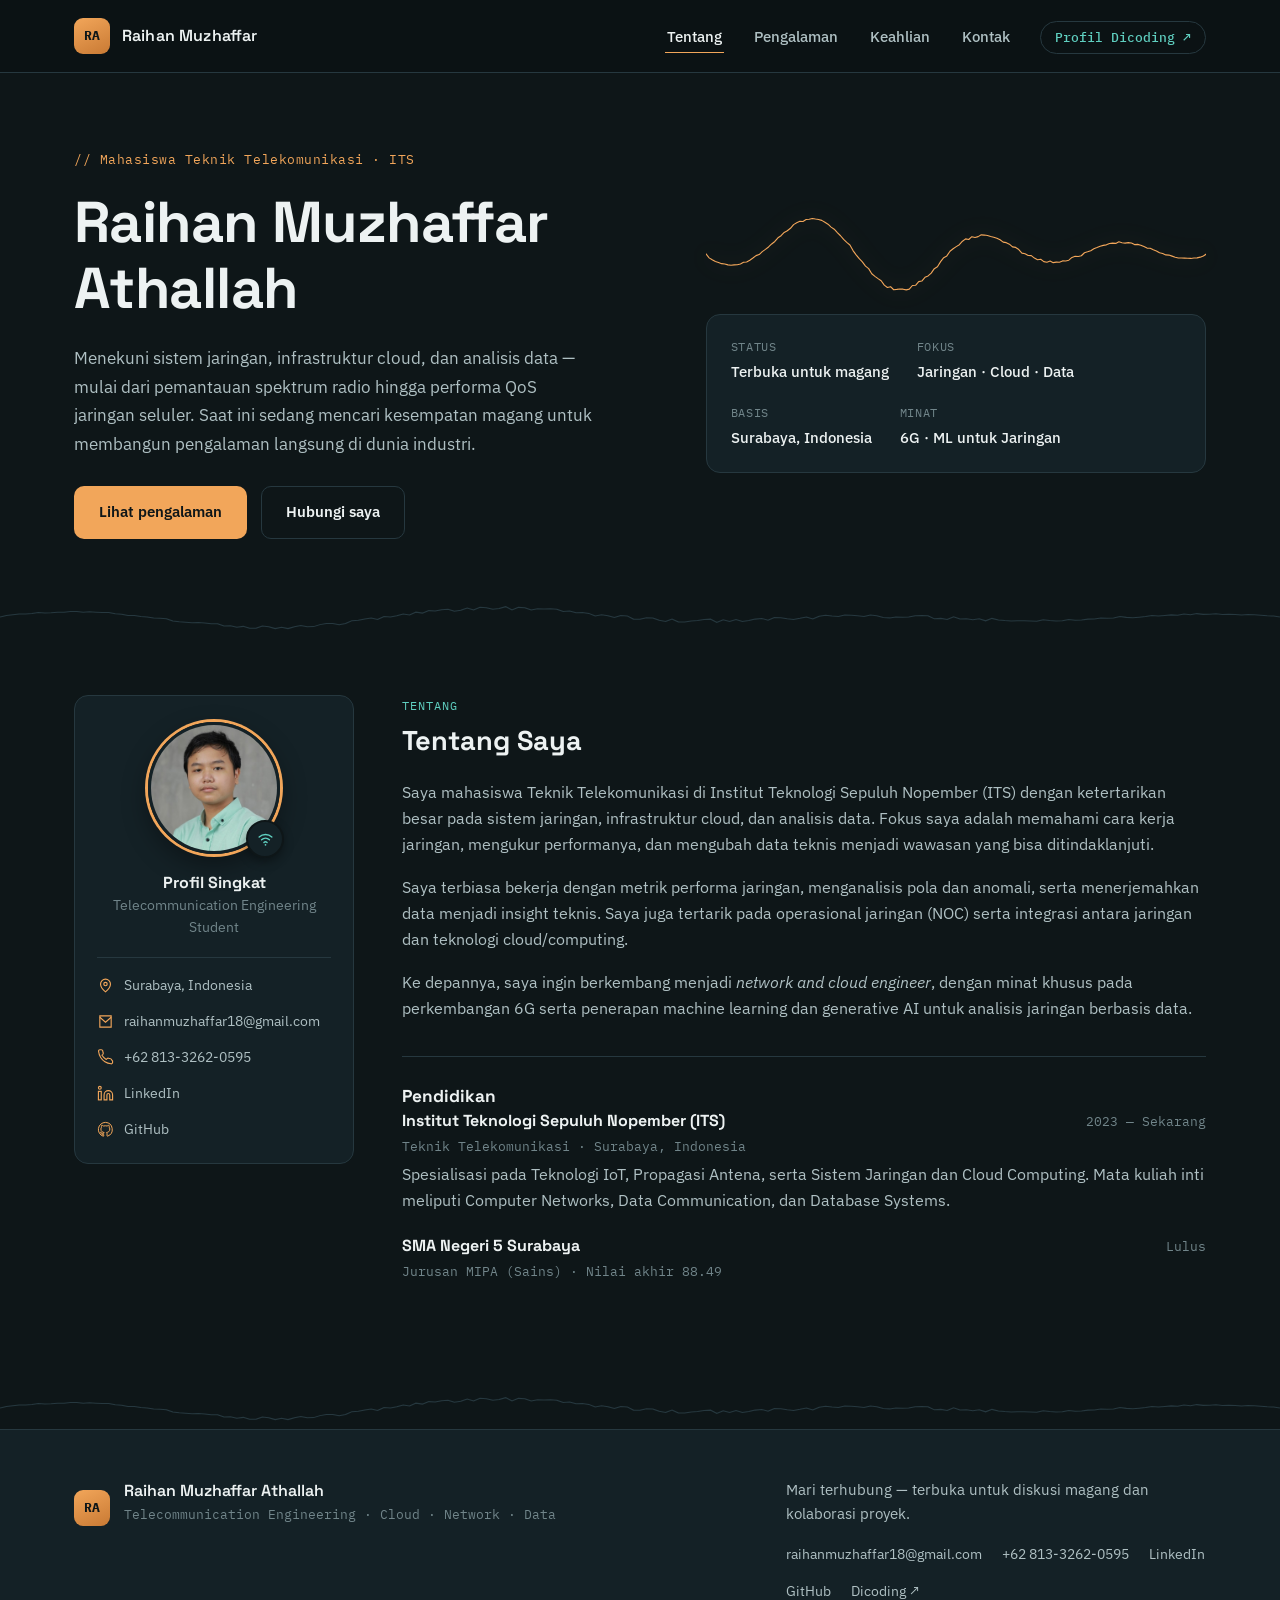
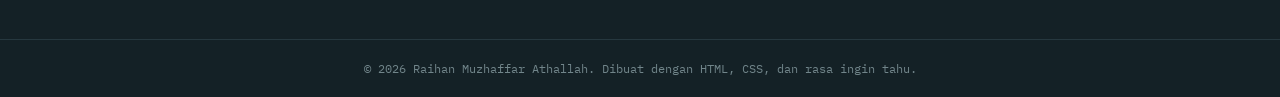
<file: Submission_Raihan Muzhaffar Athallah_Belajar Dasar Pemrograman Web/index.html>
<!DOCTYPE html>
<html lang="id">
<head>
  <meta charset="UTF-8">
  <meta name="viewport" content="width=device-width, initial-scale=1.0">
  <title>Raihan Muzhaffar Athallah — Telecommunication Engineering</title>
  <meta name="description" content="Portofolio Raihan Muzhaffar Athallah, mahasiswa Teknik Telekomunikasi ITS dengan fokus pada jaringan, cloud, dan analisis data.">
  <link rel="preconnect" href="https://fonts.googleapis.com">
  <link rel="preconnect" href="https://fonts.gstatic.com" crossorigin>
  <link href="https://fonts.googleapis.com/css2?family=Space+Grotesk:wght@500;600;700&family=IBM+Plex+Sans:wght@400;500;600&family=IBM+Plex+Mono:wght@400;500&display=swap" rel="stylesheet">
  <link rel="stylesheet" href="css/style.css">
  <noscript><style>.section-block[data-page]{ display: block !important; opacity: 1 !important; transform: none !important; }</style></noscript>
</head>
<body>

  <a class="skip-link" href="#konten-utama">Langsung ke konten</a>

  <!-- Header -->
  <header class="site-header">
    <div class="header-inner">
      <a href="#" class="brand" aria-label="Beranda">
        <span class="brand-mark" aria-hidden="true">RA</span>
        <span class="brand-name">Raihan&nbsp;Muzhaffar</span>
      </a>

      <button class="nav-toggle" id="navToggle" aria-expanded="false" aria-controls="primaryNav" aria-label="Buka menu navigasi">
        <span></span><span></span><span></span>
      </button>

      <nav class="primary-nav" id="primaryNav" aria-label="Navigasi utama">
        <ul>
          <li><a href="#tentang" class="nav-link" data-page-link="tentang">Tentang</a></li>
          <li><a href="#pengalaman" class="nav-link" data-page-link="pengalaman">Pengalaman</a></li>
          <li><a href="#keahlian" class="nav-link" data-page-link="keahlian">Keahlian</a></li>
          <li><a href="#kontak" class="nav-link">Kontak</a></li>
          <li>
            <a href="https://www.dicoding.com/users/budi_sentonowy2b/academies" target="_blank" rel="noopener noreferrer" class="nav-link nav-link--pill">
              Profil Dicoding <span aria-hidden="true">↗</span>
            </a>
          </li>
        </ul>
      </nav>
    </div>
  </header>

  <main id="konten-utama">

    <!-- Hero -->
    <section class="hero" aria-label="Perkenalan">
      <div class="hero-inner">
        <div class="hero-copy">
          <p class="eyebrow">// Mahasiswa Teknik Telekomunikasi · ITS</p>
          <h1>Raihan Muzhaffar Athallah</h1>
          <p class="hero-lede">
            Menekuni sistem jaringan, infrastruktur cloud, dan analisis data —
            mulai dari pemantauan spektrum radio hingga performa QoS jaringan
            seluler. Saat ini sedang mencari kesempatan magang untuk membangun
            pengalaman langsung di dunia industri.
          </p>
          <div class="hero-actions">
            <a href="#pengalaman" class="btn btn--primary">Lihat pengalaman</a>
            <a href="#kontak" class="btn btn--ghost">Hubungi saya</a>
          </div>
        </div>

        <div class="hero-panel" aria-hidden="true">
          <svg class="hero-wave" viewBox="0 0 900 140" preserveAspectRatio="none">
            <polyline points="0.0,70.0 5.6,77.1 11.2,80.4 16.9,83.5 22.5,85.5 28.1,87.5 33.8,88.2 39.4,89.7 45.0,90.4 50.6,89.7 56.2,89.4 61.9,88.1 67.5,85.1 73.1,84.4 78.8,81.3 84.4,77.4 90.0,73.1 95.6,71.2 101.2,65.9 106.9,61.9 112.5,57.5 118.1,52.1 123.8,47.6 129.4,41.0 135.0,37.3 140.6,31.3 146.2,28.3 151.9,23.9 157.5,17.3 163.1,14.0 168.8,11.4 174.4,11.7 180.0,8.1 185.6,7.7 191.2,6.2 196.9,7.3 202.5,8.0 208.1,9.7 213.8,13.2 219.4,16.5 225.0,21.8 230.6,25.6 236.2,31.8 241.9,37.3 247.5,44.0 253.1,49.2 258.8,53.9 264.4,64.0 270.0,71.7 275.6,78.6 281.2,84.3 286.9,91.9 292.5,96.4 298.1,105.6 303.8,110.3 309.4,114.4 315.0,118.3 320.6,126.2 326.2,130.4 331.9,128.9 337.5,134.4 343.1,133.8 348.8,133.0 354.4,133.4 360.0,134.6 365.6,133.3 371.2,126.8 376.9,126.4 382.5,119.8 388.1,118.8 393.8,112.1 399.4,109.6 405.0,104.6 410.6,96.5 416.2,93.1 421.9,83.8 427.5,76.7 433.1,73.6 438.8,65.2 444.4,60.7 450.0,56.9 455.6,53.4 461.2,47.1 466.9,43.0 472.5,44.1 478.1,39.0 483.8,40.4 489.4,38.9 495.0,35.7 500.6,36.1 506.2,36.9 511.9,38.6 517.5,39.9 523.1,41.8 528.8,44.5 534.4,48.8 540.0,49.7 545.6,52.5 551.2,57.3 556.9,58.3 562.5,62.1 568.1,68.6 573.8,69.7 579.4,72.8 585.0,73.1 590.6,77.5 596.2,80.4 601.9,79.7 607.5,83.8 613.1,84.9 618.8,82.9 624.4,85.7 630.0,84.7 635.6,85.0 641.2,82.6 646.9,82.8 652.5,81.3 658.1,76.3 663.8,74.3 669.4,74.6 675.0,73.3 680.6,67.9 686.2,66.2 691.9,64.2 697.5,60.7 703.1,58.6 708.8,56.2 714.4,54.6 720.0,53.7 725.6,51.3 731.2,50.5 736.9,51.1 742.5,48.1 748.1,49.8 753.8,50.6 759.4,49.7 765.0,50.3 770.6,53.2 776.2,52.9 781.9,54.3 787.5,56.8 793.1,59.5 798.8,59.9 804.4,62.6 810.0,64.7 815.6,68.0 821.2,69.1 826.9,71.8 832.5,72.1 838.1,74.0 843.8,75.9 849.4,77.4 855.0,77.4 860.6,77.6 866.2,77.7 871.9,78.1 877.5,77.3 883.1,77.1 888.8,75.8 894.4,73.6 900.0,70.0" />
          </svg>
          <dl class="status-card">
            <div><dt>Status</dt><dd>Terbuka untuk magang</dd></div>
            <div><dt>Fokus</dt><dd>Jaringan · Cloud · Data</dd></div>
            <div><dt>Basis</dt><dd>Surabaya, Indonesia</dd></div>
            <div><dt>Minat</dt><dd>6G · ML untuk Jaringan</dd></div>
          </dl>
        </div>
      </div>

      <svg class="section-divider" viewBox="0 0 1200 60" preserveAspectRatio="none" aria-hidden="true">
        <polyline points="0.0,30.0 6.0,27.9 12.0,26.9 18.0,25.9 24.0,25.8 30.0,25.1 36.0,23.8 42.0,24.6 48.0,24.3 54.0,23.6 60.0,23.4 66.0,22.6 72.0,22.4 78.0,23.5 84.0,22.9 90.0,23.5 96.0,24.0 102.0,24.0 108.0,25.6 114.0,26.3 120.0,28.1 126.0,28.1 132.0,29.3 138.0,29.9 144.0,31.3 150.0,31.8 156.0,32.3 162.0,35.4 168.0,36.5 174.0,37.1 180.0,37.7 186.0,37.4 192.0,38.1 198.0,39.2 204.0,39.2 210.0,42.3 216.0,41.8 222.0,43.9 228.0,42.8 234.0,45.3 240.0,45.2 246.0,42.3 252.0,43.2 258.0,45.8 264.0,44.0 270.0,45.8 276.0,43.2 282.0,41.5 288.0,43.2 294.0,43.1 300.0,40.4 306.0,38.8 312.0,38.9 318.0,40.6 324.0,38.8 330.0,35.0 336.0,34.4 342.0,32.6 348.0,31.3 354.0,33.3 360.0,29.4 366.0,29.9 372.0,28.2 378.0,25.9 384.0,27.2 390.0,23.4 396.0,24.7 402.0,21.3 408.0,21.8 414.0,20.0 420.0,19.5 426.0,22.1 432.0,20.8 438.0,17.9 444.0,20.3 450.0,16.7 456.0,17.4 462.0,19.5 468.0,18.5 474.0,15.9 480.0,20.4 486.0,16.9 492.0,17.5 498.0,20.4 504.0,18.7 510.0,19.1 516.0,18.7 522.0,19.4 528.0,22.6 534.0,21.7 540.0,24.2 546.0,23.9 552.0,25.1 558.0,28.5 564.0,27.0 570.0,28.2 576.0,30.5 582.0,27.9 588.0,28.5 594.0,33.0 600.0,33.2 606.0,31.0 612.0,31.3 618.0,34.5 624.0,36.0 630.0,32.7 636.0,36.8 642.0,36.7 648.0,35.5 654.0,34.8 660.0,33.3 666.0,32.9 672.0,37.5 678.0,33.8 684.0,36.0 690.0,33.6 696.0,36.1 702.0,34.7 708.0,32.9 714.0,32.0 720.0,34.3 726.0,30.8 732.0,31.1 738.0,32.4 744.0,33.4 750.0,31.8 756.0,29.9 762.0,32.6 768.0,28.9 774.0,27.7 780.0,28.6 786.0,29.2 792.0,27.2 798.0,27.6 804.0,28.4 810.0,29.3 816.0,27.3 822.0,28.3 828.0,30.7 834.0,31.2 840.0,29.9 846.0,30.2 852.0,30.0 858.0,28.3 864.0,28.1 870.0,28.4 876.0,32.5 882.0,31.9 888.0,33.3 894.0,29.8 900.0,32.6 906.0,32.3 912.0,33.6 918.0,32.3 924.0,35.2 930.0,31.9 936.0,34.0 942.0,34.9 948.0,35.6 954.0,35.1 960.0,35.1 966.0,35.4 972.0,35.8 978.0,33.8 984.0,34.8 990.0,35.4 996.0,35.1 1002.0,33.3 1008.0,34.3 1014.0,34.2 1020.0,32.9 1026.0,32.7 1032.0,31.5 1038.0,31.7 1044.0,31.3 1050.0,29.4 1056.0,30.5 1062.0,31.0 1068.0,30.2 1074.0,29.4 1080.0,28.1 1086.0,28.5 1092.0,27.8 1098.0,27.1 1104.0,27.7 1110.0,25.8 1116.0,27.0 1122.0,25.4 1128.0,26.4 1134.0,26.1 1140.0,25.7 1146.0,26.5 1152.0,26.3 1158.0,26.6 1164.0,27.2 1170.0,26.7 1176.0,26.9 1182.0,27.6 1188.0,28.4 1194.0,28.7 1200.0,30.0" />
      </svg>
    </section>

    <!-- Profile aside and content sections -->
    <div class="content-layout">

      <aside class="profile-card" aria-label="Profil singkat">
        <div class="profile-avatar-wrap">
          <img
            src="assets/images/raihan-avatar.jpg"
            alt="Foto Raihan Muzhaffar Athallah, mahasiswa Teknik Telekomunikasi ITS"
            class="profile-photo"
            width="600" height="600">
          <span class="profile-badge" aria-hidden="true">
            <svg viewBox="0 0 24 24"><path d="M4 10a12 12 0 0 1 16 0M7 13.5a7.5 7.5 0 0 1 10 0M10 17a3 3 0 0 1 4 0" fill="none" stroke="currentColor" stroke-width="1.8" stroke-linecap="round"/><circle cx="12" cy="20" r="1.1" fill="currentColor"/></svg>
          </span>
        </div>

        <h2>Profil Singkat</h2>
        <p class="profile-role">Telecommunication Engineering Student</p>

        <ul class="profile-facts">
          <li>
            <svg viewBox="0 0 24 24" aria-hidden="true"><path d="M12 21s-7-5.5-7-11a7 7 0 0 1 14 0c0 5.5-7 11-7 11z" fill="none" stroke="currentColor" stroke-width="1.6"/><circle cx="12" cy="10" r="2.4" fill="none" stroke="currentColor" stroke-width="1.6"/></svg>
            Surabaya, Indonesia
          </li>
          <li>
            <svg viewBox="0 0 24 24" aria-hidden="true"><path d="M4 4h16v16H4z" fill="none" stroke="currentColor" stroke-width="1.6"/><path d="M4 6l8 7 8-7" fill="none" stroke="currentColor" stroke-width="1.6"/></svg>
            <a href="mailto:raihanmuzhaffar18@gmail.com">raihanmuzhaffar18@gmail.com</a>
          </li>
          <li>
            <svg viewBox="0 0 24 24" aria-hidden="true"><path d="M22 16.9v2a2 2 0 0 1-2.2 2 19.8 19.8 0 0 1-8.6-3 19.5 19.5 0 0 1-6-6 19.8 19.8 0 0 1-3-8.7A2 2 0 0 1 4.1 1h2a2 2 0 0 1 2 1.7c.1.9.3 1.8.6 2.7a2 2 0 0 1-.4 2.1L7.1 8.7a16 16 0 0 0 6 6l1.2-1.2a2 2 0 0 1 2.1-.4c.9.3 1.8.5 2.7.6a2 2 0 0 1 1.7 2z" fill="none" stroke="currentColor" stroke-width="1.6"/></svg>
            <a href="tel:+6281332620595">+62 813-3262-0595</a>
          </li>
          <li>
            <svg viewBox="0 0 24 24" aria-hidden="true"><path d="M16 8a6 6 0 0 1 6 6v7h-4v-7a2 2 0 0 0-4 0v7h-4v-7a6 6 0 0 1 6-6z" fill="none" stroke="currentColor" stroke-width="1.6"/><rect x="2" y="9" width="4" height="12" fill="none" stroke="currentColor" stroke-width="1.6"/><circle cx="4" cy="4" r="2" fill="none" stroke="currentColor" stroke-width="1.6"/></svg>
            <a href="https://www.linkedin.com/in/raihanmuzhaffarathallah" target="_blank" rel="noopener noreferrer">LinkedIn</a>
          </li>
          <li>
            <svg viewBox="0 0 24 24" aria-hidden="true"><path d="M12 2a10 10 0 0 0-3.2 19.5c.5.1.7-.2.7-.5v-1.8c-2.8.6-3.4-1.3-3.4-1.3-.5-1.1-1.1-1.5-1.1-1.5-.9-.6.1-.6.1-.6 1 .1 1.5 1 1.5 1 .9 1.5 2.3 1.1 2.9.8.1-.7.4-1.1.6-1.4-2.2-.3-4.6-1.1-4.6-4.9 0-1.1.4-2 1-2.6-.1-.3-.5-1.3.1-2.6 0 0 .8-.3 2.7 1a9.4 9.4 0 0 1 5 0c1.9-1.3 2.7-1 2.7-1 .6 1.3.2 2.3.1 2.6.6.6 1 1.5 1 2.6 0 3.8-2.4 4.6-4.6 4.9.4.3.7.9.7 1.9v2.8c0 .3.2.6.7.5A10 10 0 0 0 12 2z" fill="none" stroke="currentColor" stroke-width="1.4" stroke-linejoin="round"/></svg>
            <a href="https://github.com/Ahayrai18" target="_blank" rel="noopener noreferrer">GitHub</a>
          </li>
        </ul>
      </aside>

      <div class="sections">

        <!-- About -->
        <article id="tentang" class="section-block" data-page="tentang">
          <p class="section-label">Tentang</p>
          <h2>Tentang Saya</h2>
          <p>
            Saya mahasiswa Teknik Telekomunikasi di Institut Teknologi Sepuluh
            Nopember (ITS) dengan ketertarikan besar pada sistem jaringan,
            infrastruktur cloud, dan analisis data. Fokus saya adalah memahami
            cara kerja jaringan, mengukur performanya, dan mengubah data
            teknis menjadi wawasan yang bisa ditindaklanjuti.
          </p>
          <p>
            Saya terbiasa bekerja dengan metrik performa jaringan, menganalisis
            pola dan anomali, serta menerjemahkan data menjadi insight teknis.
            Saya juga tertarik pada operasional jaringan (NOC) serta integrasi
            antara jaringan dan teknologi cloud/computing.
          </p>
          <p>
            Ke depannya, saya ingin berkembang menjadi <em>network and cloud
            engineer</em>, dengan minat khusus pada perkembangan 6G serta
            penerapan machine learning dan generative AI untuk analisis
            jaringan berbasis data.
          </p>

          <div class="mini-divider" aria-hidden="true"></div>

          <h3>Pendidikan</h3>
          <div class="edu-item">
            <div class="edu-head">
              <h4>Institut Teknologi Sepuluh Nopember (ITS)</h4>
              <span class="meta">2023 — Sekarang</span>
            </div>
            <p class="meta">Teknik Telekomunikasi · Surabaya, Indonesia</p>
            <p>
              Spesialisasi pada Teknologi IoT, Propagasi Antena, serta Sistem
              Jaringan dan Cloud Computing. Mata kuliah inti meliputi
              Computer Networks, Data Communication, dan Database Systems.
            </p>
          </div>
          <div class="edu-item">
            <div class="edu-head">
              <h4>SMA Negeri 5 Surabaya</h4>
              <span class="meta">Lulus</span>
            </div>
            <p class="meta">Jurusan MIPA (Sains) · Nilai akhir 88.49</p>
          </div>
        </article>

        <!-- Experience -->
        <article id="pengalaman" class="section-block" data-page="pengalaman" hidden>
          <p class="section-label">Pengalaman</p>
          <h2>Pengalaman</h2>

          <ol class="timeline">
            <li class="timeline-item">
              <span class="timeline-date">Jan — Feb 2026</span>
              <h3>Radio Frequency Control (PFR) Intern</h3>
              <p class="meta">Balai Monitor SFR Kelas I Surabaya</p>
              <ul>
                <li>Menganalisis QoS jaringan seluler (RSRP, RSRQ, SNR) di berbagai lokasi, membandingkan periode Nataru dengan hari biasa untuk menilai dampak kepadatan trafik.</li>
                <li>Melakukan pemantauan spektrum FM dan analisis akurasi Direction Finder menggunakan R&amp;S ARGUS dengan konfigurasi 3-slave.</li>
                <li>Mengusulkan pemodelan machine learning untuk menangani pola error DF yang non-linear.</li>
              </ul>
            </li>

            <li class="timeline-item">
              <span class="timeline-date">Sekarang</span>
              <h3>Laboratory Assistant</h3>
              <p class="meta">Telecommunications Network Laboratory, ITS</p>
              <ul>
                <li>Mendukung praktikum jaringan telekomunikasi serta membimbing mahasiswa dalam konfigurasi jaringan dan troubleshooting.</li>
                <li>Berkontribusi pada proyek PKM dan kompetisi GEMASTIK bersama dosen dan tim riset.</li>
                <li>Merancang sistem pemberi pakan ikan otomatis untuk proyek pengabdian masyarakat.</li>
              </ul>
            </li>

            <li class="timeline-item">
              <span class="timeline-date">Jan 2025</span>
              <h3>Electrical &amp; Propulsion Systems Intern</h3>
              <p class="meta">Nogogeni ITS Automotive Research Team</p>
              <ul>
                <li>Mensimulasikan sistem elektrik dan propulsi kendaraan hemat energi menggunakan MATLAB, Simulink, dan Ansys.</li>
                <li>Membangun sistem akuisisi dan pencatatan data telemetri menggunakan C/C++, Python, dan SQL.</li>
              </ul>
            </li>

            <li class="timeline-item">
              <span class="timeline-date">Jan — Mar 2024</span>
              <h3>Electrical Division Intern</h3>
              <p class="meta">IRIS Robotic ITS Research Team</p>
              <ul>
                <li>Merancang robot soccer beroda dengan STM32 sebagai mikrokontroler utama untuk aktuasi.</li>
                <li>Mengembangkan robot object-following lengkap dengan integrasi sensor dan PCB custom yang dirancang di KiCad.</li>
              </ul>
            </li>

            <li class="timeline-item">
              <span class="timeline-date">Jan — Nov 2025</span>
              <h3>Staff Ilmu Keprofesian (ILPROF)</h3>
              <p class="meta">HIMATEKTRO ITS</p>
              <ul>
                <li>Mengorganisasi Eling Laboratory Series, program pelatihan software di 10 laboratorium untuk 250+ mahasiswa.</li>
                <li>Menyelenggarakan program sertifikasi BNSP bersama LSP ITS untuk 20+ peserta.</li>
              </ul>
            </li>
          </ol>

          <p class="also-line">
            Aktif juga di GDGOC ITS (Cyber Security), DigiStar Club by
            Telkom Indonesia, Pemandu FTEIC, serta proyek desain grafis untuk
            Temannyaman.id, Educollege.id, Metalearn.id, dan Selepassma.
          </p>
        </article>

        <!-- Skills -->
        <article id="keahlian" class="section-block" data-page="keahlian" hidden>
          <p class="section-label">Keahlian</p>
          <h2>Keahlian</h2>

          <div class="skill-group">
            <h3>Bahasa Pemrograman &amp; Data</h3>
            <ul class="chip-list">
              <li>Python (NumPy, Pandas, OpenCV, PyTorch, FastAPI)</li>
              <li>C / C++</li>
              <li>SQL</li>
              <li>HTML &amp; CSS</li>
            </ul>
          </div>

          <div class="skill-group">
            <h3>Jaringan &amp; Cloud</h3>
            <ul class="chip-list">
              <li>IP Networking</li>
              <li>Wireless Communication</li>
              <li>Cloud Architecture</li>
              <li>Docker (basic)</li>
              <li>Kubernetes / K3s</li>
            </ul>
          </div>

          <div class="skill-group">
            <h3>Tools &amp; Platform Teknik</h3>
            <ul class="chip-list">
              <li>MATLAB &amp; Simulink</li>
              <li>Ansys</li>
              <li>Proteus</li>
              <li>CST Studio Suite</li>
              <li>Cisco Packet Tracer</li>
              <li>GNS3</li>
              <li>Arduino IDE</li>
              <li>STM32</li>
              <li>KiCad</li>
              <li>Trello</li>
            </ul>
          </div>

          <div class="skill-group">
            <h3>Soft Skills</h3>
            <ul class="chip-list">
              <li>Analytical Thinking</li>
              <li>Problem Solving</li>
              <li>Team Collaboration</li>
              <li>Communication</li>
              <li>Structured Workflow</li>
              <li>Adaptability</li>
            </ul>
          </div>
        </article>

      </div><!-- /.sections -->
    </div><!-- /.content-layout -->
  </main>

  <svg class="section-divider section-divider--footer" viewBox="0 0 1200 60" preserveAspectRatio="none" aria-hidden="true">
    <polyline points="0.0,30.0 6.0,27.9 12.0,26.9 18.0,25.9 24.0,25.8 30.0,25.1 36.0,23.8 42.0,24.6 48.0,24.3 54.0,23.6 60.0,23.4 66.0,22.6 72.0,22.4 78.0,23.5 84.0,22.9 90.0,23.5 96.0,24.0 102.0,24.0 108.0,25.6 114.0,26.3 120.0,28.1 126.0,28.1 132.0,29.3 138.0,29.9 144.0,31.3 150.0,31.8 156.0,32.3 162.0,35.4 168.0,36.5 174.0,37.1 180.0,37.7 186.0,37.4 192.0,38.1 198.0,39.2 204.0,39.2 210.0,42.3 216.0,41.8 222.0,43.9 228.0,42.8 234.0,45.3 240.0,45.2 246.0,42.3 252.0,43.2 258.0,45.8 264.0,44.0 270.0,45.8 276.0,43.2 282.0,41.5 288.0,43.2 294.0,43.1 300.0,40.4 306.0,38.8 312.0,38.9 318.0,40.6 324.0,38.8 330.0,35.0 336.0,34.4 342.0,32.6 348.0,31.3 354.0,33.3 360.0,29.4 366.0,29.9 372.0,28.2 378.0,25.9 384.0,27.2 390.0,23.4 396.0,24.7 402.0,21.3 408.0,21.8 414.0,20.0 420.0,19.5 426.0,22.1 432.0,20.8 438.0,17.9 444.0,20.3 450.0,16.7 456.0,17.4 462.0,19.5 468.0,18.5 474.0,15.9 480.0,20.4 486.0,16.9 492.0,17.5 498.0,20.4 504.0,18.7 510.0,19.1 516.0,18.7 522.0,19.4 528.0,22.6 534.0,21.7 540.0,24.2 546.0,23.9 552.0,25.1 558.0,28.5 564.0,27.0 570.0,28.2 576.0,30.5 582.0,27.9 588.0,28.5 594.0,33.0 600.0,33.2 606.0,31.0 612.0,31.3 618.0,34.5 624.0,36.0 630.0,32.7 636.0,36.8 642.0,36.7 648.0,35.5 654.0,34.8 660.0,33.3 666.0,32.9 672.0,37.5 678.0,33.8 684.0,36.0 690.0,33.6 696.0,36.1 702.0,34.7 708.0,32.9 714.0,32.0 720.0,34.3 726.0,30.8 732.0,31.1 738.0,32.4 744.0,33.4 750.0,31.8 756.0,29.9 762.0,32.6 768.0,28.9 774.0,27.7 780.0,28.6 786.0,29.2 792.0,27.2 798.0,27.6 804.0,28.4 810.0,29.3 816.0,27.3 822.0,28.3 828.0,30.7 834.0,31.2 840.0,29.9 846.0,30.2 852.0,30.0 858.0,28.3 864.0,28.1 870.0,28.4 876.0,32.5 882.0,31.9 888.0,33.3 894.0,29.8 900.0,32.6 906.0,32.3 912.0,33.6 918.0,32.3 924.0,35.2 930.0,31.9 936.0,34.0 942.0,34.9 948.0,35.6 954.0,35.1 960.0,35.1 966.0,35.4 972.0,35.8 978.0,33.8 984.0,34.8 990.0,35.4 996.0,35.1 1002.0,33.3 1008.0,34.3 1014.0,34.2 1020.0,32.9 1026.0,32.7 1032.0,31.5 1038.0,31.7 1044.0,31.3 1050.0,29.4 1056.0,30.5 1062.0,31.0 1068.0,30.2 1074.0,29.4 1080.0,28.1 1086.0,28.5 1092.0,27.8 1098.0,27.1 1104.0,27.7 1110.0,25.8 1116.0,27.0 1122.0,25.4 1128.0,26.4 1134.0,26.1 1140.0,25.7 1146.0,26.5 1152.0,26.3 1158.0,26.6 1164.0,27.2 1170.0,26.7 1176.0,26.9 1182.0,27.6 1188.0,28.4 1194.0,28.7 1200.0,30.0" />
  </svg>

  <!-- Footer -->
  <footer class="site-footer" id="kontak">
    <div class="footer-inner">
      <div class="footer-brand">
        <span class="brand-mark" aria-hidden="true">RA</span>
        <div>
          <p class="footer-name">Raihan Muzhaffar Athallah</p>
          <p class="meta">Telecommunication Engineering · Cloud · Network · Data</p>
        </div>
      </div>

      <div class="footer-contact">
        <p class="footer-cta">Mari terhubung — terbuka untuk diskusi magang dan kolaborasi proyek.</p>
        <ul class="footer-links">
          <li><a href="mailto:raihanmuzhaffar18@gmail.com">raihanmuzhaffar18@gmail.com</a></li>
          <li><a href="tel:+6281332620595">+62 813-3262-0595</a></li>
          <li><a href="https://www.linkedin.com/in/raihanmuzhaffarathallah" target="_blank" rel="noopener noreferrer">LinkedIn</a></li>
          <li><a href="https://github.com/Ahayrai18" target="_blank" rel="noopener noreferrer">GitHub</a></li>
          <li><a href="https://www.dicoding.com/users/budi_sentonowy2b/academies" target="_blank" rel="noopener noreferrer">Dicoding ↗</a></li>
        </ul>
      </div>
    </div>

    <div class="footer-bottom">
      <p>&copy; 2026 Raihan Muzhaffar Athallah. Dibuat dengan HTML, CSS, dan rasa ingin tahu.</p>
    </div>
  </footer>

  <script src="js/script.js"></script>
</body>
</html>
</file>
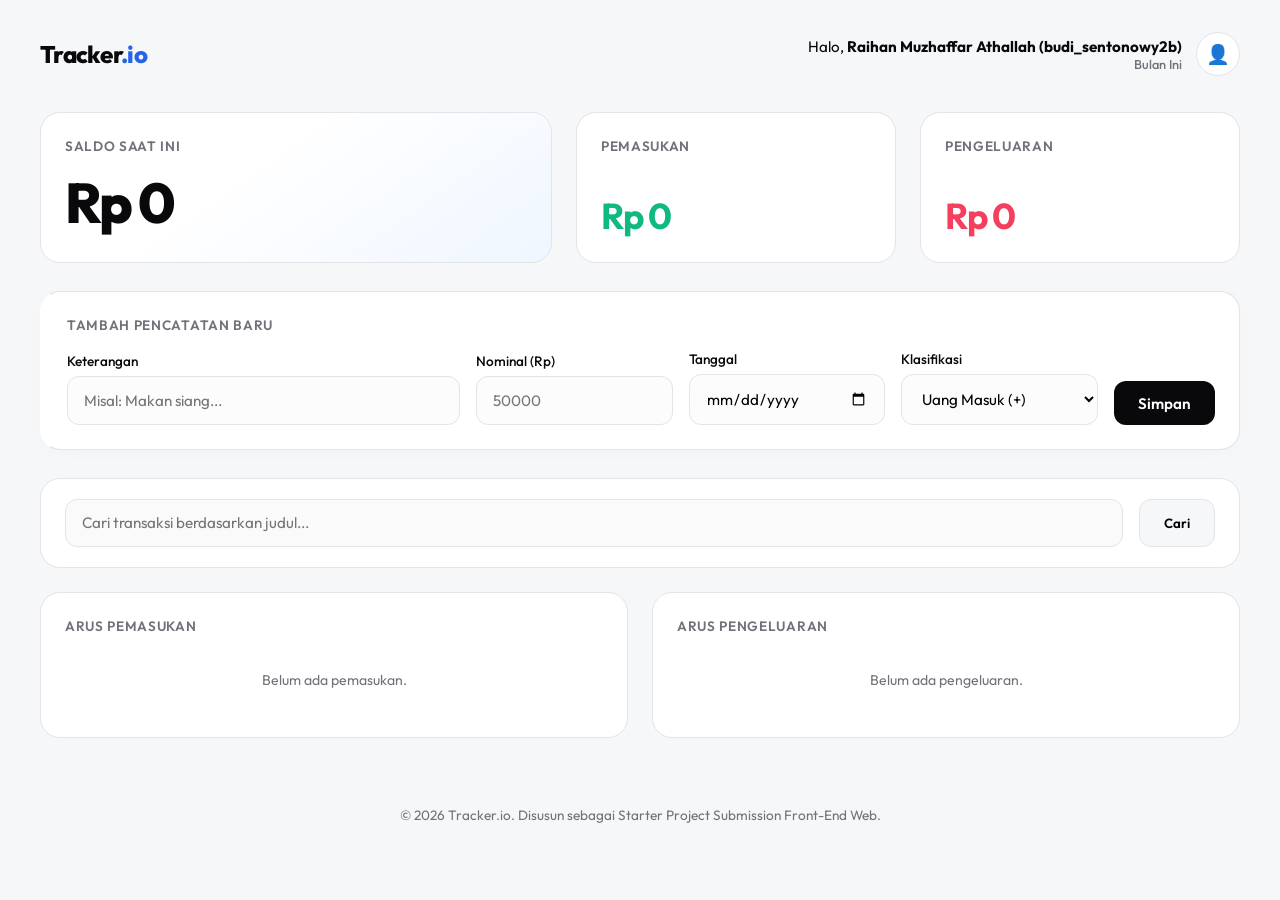
<file: Submission_Raihan Muzhaffar Athallah_Belajar Membuat Front-End Web untuk Pemula/index.html>
<!DOCTYPE html>
<html lang="id">
<head>
  <meta charset="UTF-8">
  <meta name="viewport" content="width=device-width, initial-scale=1.0">
  <title>Expense Tracker App</title>
  <link rel="stylesheet" href="style.css">
</head>
<body>

  <div class="tracker-app">

    <!-- Header -->
    <header class="tracker-header">
      <h1 class="tracker-header__title">Tracker<span style="color:var(--accent-blue)">.io</span></h1>
      <div class="tracker-header__user">
        <div class="tracker-header__user-info">
          <span class="tracker-header__greeting">Halo, <strong>Raihan Muzhaffar Athallah (budi_sentonowy2b)</strong></span>
          <span class="tracker-header__date">Bulan Ini</span>
        </div>
        <div class="tracker-header__avatar" role="img" aria-label="Avatar Pengguna" aria-hidden="true">👤</div>
      </div>
    </header>

    <main>
      <!-- Financial summary -->
      <section class="tracker-summary" aria-labelledby="summary-heading">
        <h2 id="summary-heading" class="visually-hidden">Ringkasan Keuangan</h2>

        <div class="tracker-summary__balance">
          <h3 class="tracker-summary__label">Saldo Saat Ini</h3>
          <p class="tracker-summary__balance-amount">Rp 0</p>
        </div>

        <div class="tracker-summary__stat">
          <h3 class="tracker-summary__label">Pemasukan</h3>
          <p class="tracker-summary__stat-amount tracker-summary__stat-amount--income">Rp 0</p>
        </div>

        <div class="tracker-summary__stat">
          <h3 class="tracker-summary__label">Pengeluaran</h3>
          <p class="tracker-summary__stat-amount tracker-summary__stat-amount--expense">Rp 0</p>
        </div>
      </section>

      <!-- Transaction form -->
      <section class="tracker-form-section" aria-labelledby="form-heading">
        <div class="tracker-form-section__card">
          <h2 id="form-heading" class="tracker-form-section__heading">Tambah Pencatatan Baru</h2>

          <form id="transactionForm" data-testid="transactionForm" class="tracker-form">
            <div class="tracker-form__field">
              <label class="tracker-form__label" for="transactionFormTitleInput">Keterangan</label>
              <input type="text" id="transactionFormTitleInput" data-testid="transactionFormTitleInput" class="tracker-form__input" placeholder="Misal: Makan siang...">
            </div>
            <div class="tracker-form__field">
              <label class="tracker-form__label" for="transactionFormAmountInput">Nominal (Rp)</label>
              <input type="number" id="transactionFormAmountInput" data-testid="transactionFormAmountInput" class="tracker-form__input" placeholder="50000">
            </div>
            <div class="tracker-form__field">
              <label class="tracker-form__label" for="transactionFormDateInput">Tanggal</label>
              <input type="date" id="transactionFormDateInput" data-testid="transactionFormDateInput" class="tracker-form__input">
            </div>
            <div class="tracker-form__field">
              <label class="tracker-form__label" for="transactionFormTypeSelect">Klasifikasi</label>
              <select id="transactionFormTypeSelect" data-testid="transactionFormTypeSelect" class="tracker-form__input">
                <option value="income">Uang Masuk (+)</option>
                <option value="expense">Uang Keluar (-)</option>
              </select>
            </div>
            <button type="submit" data-testid="transactionFormSubmitButton" class="tracker-form__submit">Simpan</button>
          </form>
        </div>
      </section>

      <!-- Search and transaction lists -->
      <section class="tracker-history" aria-labelledby="history-heading">
        <h2 id="history-heading" class="visually-hidden">Riwayat Transaksi</h2>

        <div class="tracker-search">
          <form id="searchTransactionForm" data-testid="searchTransactionForm" class="tracker-search__form" role="search">
            <input type="search" id="searchTransactionFormTitleInput" data-testid="searchTransactionFormTitleInput" class="tracker-form__input" placeholder="Cari transaksi berdasarkan judul..." aria-label="Kata kunci pencarian transaksi">
            <button type="submit" data-testid="searchTransactionFormSubmitButton" class="tracker-search__submit" aria-label="Mulai Pencarian">Cari</button>
          </form>
        </div>

        <div class="tracker-history__grid">
          <div class="tracker-transaction-list">
            <div class="tracker-transaction-list__header">
              <h3 class="tracker-transaction-list__title">Arus Pemasukan</h3>
            </div>
            <!-- Income list (keep data-testid) -->
            <div id="incomeList" data-testid="incomeList" class="tracker-transaction-list__container">
              <!-- Cards rendered by main.js -->
            </div>
          </div>

          <div class="tracker-transaction-list">
            <div class="tracker-transaction-list__header">
              <h3 class="tracker-transaction-list__title">Arus Pengeluaran</h3>
            </div>
            <!-- Expense list (keep data-testid) -->
            <div id="expenseList" data-testid="expenseList" class="tracker-transaction-list__container">
              <!-- Cards rendered by main.js -->
            </div>
          </div>
        </div>
      </section>

    </main>

    <!-- Footer -->
    <footer class="tracker-footer">
      <p>&#169; 2026 Tracker.io. Disusun sebagai Starter Project Submission Front-End Web.</p>
    </footer>

  </div>

  <script src="main.js"></script>
</body>
</html>
</file>
<file: Submission_Raihan Muzhaffar Athallah_Belajar Dasar Pemrograman Web/css/style.css>
/* Portfolio stylesheet (Flexbox layout, no frameworks) */

/* Design tokens */
:root{
  --ink:        #0E1618;
  --ink-2:      #142126;
  --ink-3:      #1C2C33;
  --line:       #26383F;

  --signal:     #F2A65A;   /* Accent: amber */
  --signal-dim: #8A5F35;
  --cyan:       #5FCFC0;   /* Accent: cyan */

  --text-hi:    #EDF2F2;
  --text-mid:   #AFC0C3;
  --text-low:   #71858A;

  --font-display: 'Space Grotesk', 'Segoe UI', sans-serif;
  --font-body:    'IBM Plex Sans', 'Segoe UI', sans-serif;
  --font-mono:    'IBM Plex Mono', 'Courier New', monospace;

  --max-w: 1180px;
  --radius: 14px;
  --transition: 220ms ease;
}

/* Reduced motion */
@media (prefers-reduced-motion: reduce){
  *{ animation-duration: 0.001ms !important; animation-iteration-count: 1 !important; transition-duration: 0.001ms !important; scroll-behavior: auto !important; }
}

/* Reset */
*, *::before, *::after{ box-sizing: border-box; }
html{ scroll-behavior: smooth; }
body{
  margin: 0;
  background: var(--ink);
  color: var(--text-mid);
  font-family: var(--font-body);
  font-size: 16px;
  line-height: 1.65;
  -webkit-font-smoothing: antialiased;
}
img{ max-width: 100%; display: block; }
a{ color: inherit; text-decoration: none; }
ul, ol{ margin: 0; padding: 0; list-style: none; }
h1,h2,h3,h4{ font-family: var(--font-display); color: var(--text-hi); line-height: 1.15; margin: 0 0 .5em; }
p{ margin: 0 0 1em; }
:focus-visible{ outline: 2px solid var(--signal); outline-offset: 3px; border-radius: 4px; }

.skip-link{
  position: absolute; left: -9999px; top: 0; z-index: 999;
  background: var(--signal); color: var(--ink); padding: .7em 1.2em;
  font-family: var(--font-mono); font-size: .85rem; border-radius: 0 0 8px 0;
}
.skip-link:focus{ left: 0; }

/* Layout helpers */
.header-inner, .hero-inner, .content-layout, .footer-inner{
  max-width: var(--max-w);
  margin: 0 auto;
  padding-left: 24px;
  padding-right: 24px;
}

/* Header */
.site-header{
  position: sticky; top: 0; z-index: 100;
  background: rgba(12,19,21,.97);
  backdrop-filter: blur(10px);
  border-bottom: 1px solid var(--line);
}
.header-inner{
  display: flex;
  align-items: center;
  justify-content: space-between;
  height: 72px;
}
.brand{
  display: flex; align-items: center; gap: 12px;
  font-family: var(--font-display); font-weight: 600;
  color: var(--text-hi); font-size: 1rem; letter-spacing: .01em;
}
.brand-mark{
  display: inline-flex; align-items: center; justify-content: center;
  width: 36px; height: 36px; border-radius: 9px;
  background: linear-gradient(155deg, var(--signal), #C97A34);
  color: var(--ink); font-weight: 700; font-size: .82rem;
  font-family: var(--font-mono);
}
.primary-nav ul{ display: flex; align-items: center; gap: 28px; }
.nav-link{
  font-size: .93rem; color: var(--text-mid); font-weight: 500;
  transition: color var(--transition);
  padding: 6px 2px; border-bottom: 1px solid transparent;
}
.nav-link:hover, .nav-link:focus-visible{ color: var(--text-hi); border-color: var(--signal); }
.nav-link.is-active{ color: var(--text-hi); border-color: var(--signal); }
.nav-link--pill{
  font-family: var(--font-mono); font-size: .8rem;
  border: 1px solid var(--line); border-radius: 999px;
  padding: 7px 14px; color: var(--cyan);
}
.nav-link--pill:hover{ border-color: var(--cyan); color: var(--cyan); }

.nav-toggle{
  display: none; flex-direction: column; justify-content: center; gap: 5px;
  width: 40px; height: 40px; background: none; border: 1px solid var(--line);
  border-radius: 8px; cursor: pointer; padding: 0;
}
.nav-toggle span{ width: 18px; height: 2px; background: var(--text-hi); margin: 0 auto; transition: transform var(--transition), opacity var(--transition); }
.nav-toggle[aria-expanded="true"] span:nth-child(1){ transform: translateY(7px) rotate(45deg); }
.nav-toggle[aria-expanded="true"] span:nth-child(2){ opacity: 0; }
.nav-toggle[aria-expanded="true"] span:nth-child(3){ transform: translateY(-7px) rotate(-45deg); }

/* Hero */
.hero{ padding: 76px 0 0; position: relative; }
.hero-inner{
  display: flex;
  align-items: center;
  gap: 56px;
  padding-bottom: 56px;
}
.hero-copy{ flex: 1.15; min-width: 0; }
.eyebrow{
  font-family: var(--font-mono); font-size: .82rem; letter-spacing: .04em;
  color: var(--signal); margin-bottom: 18px;
}
.hero-copy h1{
  font-size: clamp(2.3rem, 4.6vw, 3.6rem);
  font-weight: 700; letter-spacing: -.01em;
  margin-bottom: .4em;
}
.hero-lede{ font-size: 1.08rem; color: var(--text-mid); max-width: 52ch; }
.hero-actions{ display: flex; gap: 14px; margin-top: 28px; flex-wrap: wrap; }

.btn{
  display: inline-flex; align-items: center; gap: 8px;
  font-family: var(--font-body); font-weight: 600; font-size: .93rem;
  padding: 13px 24px; border-radius: 10px;
  transition: transform var(--transition), background var(--transition), border-color var(--transition);
  border: 1px solid transparent;
}
.btn--primary{ background: var(--signal); color: var(--ink); }
.btn--primary:hover{ transform: translateY(-2px); background: #f5b473; }
.btn--ghost{ border-color: var(--line); color: var(--text-hi); }
.btn--ghost:hover{ border-color: var(--cyan); color: var(--cyan); transform: translateY(-2px); }

.hero-panel{ flex: 1; min-width: 0; display: flex; flex-direction: column; gap: 22px; }
.hero-wave{
  width: 100%; height: auto; color: var(--signal);
  fill: none; stroke: currentColor; stroke-width: 2; stroke-linecap: round; stroke-linejoin: round;
  filter: drop-shadow(0 0 10px rgba(242,166,90,.28));
}
.status-card{
  display: flex; flex-wrap: wrap; gap: 18px 28px;
  background: var(--ink-2); border: 1px solid var(--line); border-radius: var(--radius);
  padding: 22px 24px; margin: 0;
}
.status-card div{ min-width: 130px; }
.status-card dt{
  font-family: var(--font-mono); font-size: .72rem; letter-spacing: .06em;
  color: var(--text-low); text-transform: uppercase; margin-bottom: 4px;
}
.status-card dd{ margin: 0; color: var(--text-hi); font-size: .92rem; font-weight: 500; }

.section-divider{ display: block; width: 100%; height: 44px; color: var(--line); stroke: currentColor; fill: none; stroke-width: 1.4; }
.section-divider--footer{ margin-top: 64px; }

/* Content layout (profile aside and sections) */
.content-layout{
  display: flex;
  align-items: flex-start;
  gap: 48px;
  padding-top: 56px;
  padding-bottom: 40px;
}

.profile-card{
  flex: 0 0 280px;
  position: sticky; top: 96px;
  background: var(--ink-2);
  border: 1px solid var(--line);
  border-radius: var(--radius);
  padding: 22px;
  text-align: center;
}
.profile-avatar-wrap{
  position: relative;
  width: 132px; height: 132px;
  margin: 4px auto 20px;
}
.profile-photo{
  width: 100%; height: 100%; object-fit: cover;
  border-radius: 50%; display: block;
  border: 3px solid var(--ink-2);
  box-shadow: 0 0 0 3px var(--signal), 0 10px 26px rgba(0,0,0,.4);
}
.profile-badge{
  position: absolute; right: -4px; bottom: -4px;
  width: 38px; height: 38px; border-radius: 50%;
  background: var(--ink-2); border: 2px solid var(--ink);
  display: flex; align-items: center; justify-content: center;
  color: var(--cyan);
  box-shadow: 0 4px 10px rgba(0,0,0,.35);
}
.profile-badge svg{ width: 19px; height: 19px; }
.profile-card h2{ font-size: 1rem; margin-bottom: 2px; }
.profile-role{ font-size: .85rem; color: var(--text-low); margin-bottom: 18px; }
.profile-facts{ display: flex; flex-direction: column; gap: 13px; border-top: 1px solid var(--line); padding-top: 16px; }
.profile-facts li{ display: flex; align-items: center; gap: 10px; font-size: .87rem; color: var(--text-mid); }
.profile-facts svg{ width: 17px; height: 17px; flex-shrink: 0; color: var(--signal); }
.profile-facts a:hover{ color: var(--cyan); }

.sections{ flex: 1; min-width: 0; display: flex; flex-direction: column; gap: 72px; }

/* Page switching (About / Experience / Skills) */
.section-block[data-page]{
  opacity: 0;
  transform: translateY(16px);
  transition: opacity 240ms ease, transform 240ms ease;
}
.section-block[data-page].is-visible{
  opacity: 1;
  transform: translateY(0);
}
.section-block[data-page].is-leaving{
  opacity: 0;
  transform: translateY(-12px);
}
.section-block[data-page][hidden]{ display: none; }

.section-label{
  font-family: var(--font-mono); font-size: .78rem; letter-spacing: .08em;
  text-transform: uppercase; color: var(--cyan); margin-bottom: 10px;
}
.section-block h2{ font-size: 1.7rem; margin-bottom: 22px; }
.section-block h3{ font-size: 1.08rem; margin-bottom: 4px; }
.section-block h4{ font-size: 1rem; margin-bottom: 0; }
.meta{ font-family: var(--font-mono); font-size: .8rem; color: var(--text-low); }

.mini-divider{ height: 1px; background: var(--line); margin: 34px 0 30px; }

.edu-item{ margin-bottom: 22px; }
.edu-item:last-child{ margin-bottom: 0; }
.edu-head{ display: flex; align-items: baseline; justify-content: space-between; gap: 12px; flex-wrap: wrap; }
.edu-item p{ margin: 4px 0 0; }

/* Timeline (Experience) */
.timeline{ display: flex; flex-direction: column; gap: 0; position: relative; padding-left: 28px; border-left: 2px solid var(--line); }
.timeline-item{ position: relative; padding-bottom: 34px; }
.timeline-item:last-child{ padding-bottom: 0; }
.timeline-item::before{
  content: ""; position: absolute; left: -33px; top: 5px;
  width: 10px; height: 10px; border-radius: 50%;
  background: var(--ink); border: 2px solid var(--signal);
}
.timeline-date{ display: block; font-family: var(--font-mono); font-size: .78rem; color: var(--signal); margin-bottom: 6px; }
.timeline-item .meta{ display: block; margin-bottom: 10px; }
.timeline-item ul{ display: flex; flex-direction: column; gap: 7px; }
.timeline-item li{ position: relative; padding-left: 18px; font-size: .95rem; }
.timeline-item li::before{ content: "—"; position: absolute; left: 0; color: var(--text-low); }

.also-line{ margin-top: 30px; font-size: .9rem; color: var(--text-low); border-top: 1px solid var(--line); padding-top: 22px; }

/* Skills */
.skill-group{ margin-bottom: 26px; }
.skill-group:last-child{ margin-bottom: 0; }
.chip-list{ display: flex; flex-wrap: wrap; gap: 10px; }
.chip-list li{
  font-family: var(--font-mono); font-size: .82rem; color: var(--text-hi);
  background: var(--ink-2); border: 1px solid var(--line); border-radius: 999px;
  padding: 8px 14px;
}

/* Footer */
.site-footer{ background: var(--ink-2); border-top: 1px solid var(--line); padding: 48px 0 0; margin-top: -1px; }
.footer-inner{
  display: flex; justify-content: space-between; align-items: flex-start;
  gap: 32px; flex-wrap: wrap; padding-bottom: 36px;
}
.footer-brand{ display: flex; align-items: center; gap: 14px; }
.footer-name{ color: var(--text-hi); font-family: var(--font-display); font-weight: 600; margin: 0; }
.footer-contact{ max-width: 420px; }
.footer-cta{ font-size: .92rem; margin-bottom: 14px; }
.footer-links{ display: flex; flex-wrap: wrap; gap: 10px 20px; }
.footer-links a{ font-size: .87rem; color: var(--text-mid); transition: color var(--transition); }
.footer-links a:hover{ color: var(--cyan); }
.footer-bottom{ border-top: 1px solid var(--line); padding: 18px 24px; text-align: center; }
.footer-bottom p{ margin: 0; font-family: var(--font-mono); font-size: .78rem; color: var(--text-low); }

/* Responsive */
@media (max-width: 900px){
  .content-layout{ flex-direction: column; }
  .profile-card{ position: static; flex-basis: auto; width: 100%; max-width: 340px; }
  .hero-inner{ flex-direction: column; align-items: stretch; gap: 40px; }
  .hero-panel{ order: -1; }
}

@media (max-width: 760px){
  .primary-nav{
    position: fixed; inset: 72px 0 auto 0; background: var(--ink);
    border-bottom: 1px solid var(--line);
    max-height: 0; overflow: hidden; transition: max-height var(--transition);
  }
  .primary-nav.is-open{ max-height: 360px; }
  .primary-nav ul{ flex-direction: column; align-items: flex-start; gap: 0; padding: 8px 24px 20px; }
  .primary-nav li{ width: 100%; border-bottom: 1px solid var(--line); }
  .primary-nav li:last-child{ border-bottom: none; padding-top: 12px; }
  .nav-link{ display: block; padding: 14px 2px; }
  .nav-toggle{ display: flex; }

  .hero{ padding-top: 48px; }
  .status-card{ gap: 16px 22px; }
  .content-layout{ padding-top: 40px; gap: 40px; }
  .sections{ gap: 56px; }
}

@media (max-width: 480px){
  .header-inner{ padding-left: 18px; padding-right: 18px; }
  .hero-inner, .content-layout, .footer-inner{ padding-left: 18px; padding-right: 18px; }
  .brand-name{ display: none; }
  .hero-actions{ flex-direction: column; align-items: stretch; }
  .btn{ justify-content: center; }
  .edu-head{ flex-direction: column; gap: 2px; }
}
</file>
<file: Submission_Raihan Muzhaffar Athallah_Belajar Membuat Front-End Web untuk Pemula/style.css>
/* Expense Tracker App styles (BEM naming, "tracker" namespace) */

@import url('https://fonts.googleapis.com/css2?family=Outfit:wght@400;500;600;700;800&display=swap');

:root {
  --bg-page: #F6F7F9;
  --bg-card: #FFFFFF;

  --text-dark: #09090B;
  --text-muted: #71717A;

  --accent-blue: #2563EB;
  --accent-light: #EFF6FF;

  --color-income: #10B981;
  --bg-income: #ECFDF5;
  --color-expense: #F43F5E;
  --bg-expense: #FFF1F2;

  --border-light: #E4E4E7;

  --font-family: 'Outfit', sans-serif;
  --card-radius: 20px;
  --card-padding: 24px;
}

* { margin: 0; padding: 0; box-sizing: border-box; }

body {
  background-color: var(--bg-page);
  color: var(--text-dark);
  font-family: var(--font-family);
  -webkit-font-smoothing: antialiased;
  padding: 1.5rem;
  display: flex;
  justify-content: center;
}

/* Accessibility utility (screen reader only) */
.visually-hidden {
  position: absolute;
  width: 1px;
  height: 1px;
  padding: 0;
  margin: -1px;
  overflow: hidden;
  clip: rect(0, 0, 0, 0);
  white-space: nowrap;
  border: 0;
}

/* App wrapper */
.tracker-app {
  max-width: 1200px;
  width: 100%;
  display: flex;
  flex-direction: column;
  gap: 1.75rem;
}

.tracker-app main {
  display: flex;
  flex-direction: column;
  gap: 1.75rem;
}

/* Shared base card */
.tracker-summary__balance,
.tracker-summary__stat,
.tracker-form-section__card,
.tracker-search,
.tracker-transaction-list {
  background: var(--bg-card);
  border-radius: var(--card-radius);
  border: 1px solid var(--border-light);
  padding: var(--card-padding);
  display: flex;
  flex-direction: column;
  min-width: 0;
}

/* Header */
.tracker-header {
  display: flex;
  justify-content: space-between;
  align-items: center;
  padding: 0.5rem 0;
}

.tracker-header__title {
  font-size: 1.5rem;
  font-weight: 800;
  letter-spacing: -0.03em;
}

.tracker-header__user {
  display: flex;
  align-items: center;
  gap: 0.85rem;
}

.tracker-header__user-info {
  display: flex;
  flex-direction: column;
  align-items: flex-end;
}

.tracker-header__greeting {
  font-size: 0.95rem;
  color: var(--text-dark);
}

.tracker-header__date {
  font-size: 0.8rem;
  color: var(--text-muted);
  font-weight: 500;
}

.tracker-header__avatar {
  width: 44px;
  height: 44px;
  border-radius: 50%;
  background-color: var(--bg-card);
  border: 1px solid var(--border-light);
  display: flex;
  align-items: center;
  justify-content: center;
  font-size: 1.2rem;
}

/* Summary */
.tracker-summary {
  display: grid;
  grid-template-columns: 2fr 1.25fr 1.25fr;
  gap: 1.5rem;
}

.tracker-summary__label {
  font-size: 0.85rem;
  font-weight: 600;
  text-transform: uppercase;
  color: var(--text-muted);
  letter-spacing: 0.05em;
  margin-bottom: 0.75rem;
}

.tracker-summary__balance {
  background: linear-gradient(145deg, var(--bg-card) 40%, var(--accent-light) 100%);
}

.tracker-summary__balance-amount {
  font-size: 3.5rem;
  font-weight: 800;
  letter-spacing: -0.05em;
  margin-top: auto;
}

.tracker-summary__stat-amount {
  font-size: 2.25rem;
  font-weight: 700;
  letter-spacing: -0.04em;
  margin-top: auto;
}

.tracker-summary__stat-amount--income { color: var(--color-income); }
.tracker-summary__stat-amount--expense { color: var(--color-expense); }

/* New transaction form */
.tracker-form-section__card {
  box-shadow: 0 4px 20px rgba(0,0,0,0.02);
  border-left: 3px solid transparent;
  transition: border-color 0.2s, box-shadow 0.2s;
}

.tracker-form-section__card--editing {
  border-left-color: var(--accent-blue);
  box-shadow: 0 4px 24px rgba(37, 99, 235, 0.08);
}

/* Cancel button (shown in edit mode) */
.tracker-form__cancel {
  background: transparent;
  color: var(--text-muted);
  border: 1px solid var(--border-light);
  padding: 0.85rem 1.25rem;
  height: 44px;
  border-radius: 12px;
  font-family: inherit;
  font-weight: 600;
  font-size: 0.95rem;
  cursor: pointer;
  transition: background-color 0.2s, color 0.2s;
  grid-column: 1 / -1;
  justify-self: start;
}

.tracker-form__cancel:hover {
  background: var(--bg-page);
  color: var(--text-dark);
}

.tracker-form-section__heading {
  font-size: 0.85rem;
  font-weight: 600;
  text-transform: uppercase;
  color: var(--text-muted);
  letter-spacing: 0.05em;
  margin-bottom: 1rem;
}

.tracker-form {
  display: grid;
  grid-template-columns: 2fr 1fr 1fr 1fr auto;
  gap: 1rem;
  align-items: end;
}

.tracker-form__field {
  display: flex;
  flex-direction: column;
  gap: 0.4rem;
}

.tracker-form__label {
  font-size: 0.85rem;
  font-weight: 500;
  color: var(--text-dark);
}

.tracker-form__input {
  width: 100%;
  padding: 0.85rem 1rem;
  border-radius: 12px;
  border: 1px solid var(--border-light);
  background: #FCFCFC;
  font-family: inherit;
  font-size: 0.95rem;
  outline: none;
  transition: border-color 0.2s;
}

.tracker-form__input:focus {
  border-color: var(--accent-blue);
  background: var(--bg-card);
}

.tracker-form__submit {
  background: var(--text-dark);
  color: #fff;
  border: none;
  padding: 0.85rem 1.5rem;
  height: 44px;
  border-radius: 12px;
  font-family: inherit;
  font-weight: 600;
  font-size: 0.95rem;
  cursor: pointer;
  transition: transform 0.1s, opacity 0.2s;
}

.tracker-form__submit:hover { opacity: 0.85; }
.tracker-form__submit:active { transform: scale(0.98); }

/* Search form */
.tracker-history {
  display: flex;
  flex-direction: column;
  gap: 1.5rem;
}

.tracker-search {
  padding: 1.25rem 1.5rem;
}

.tracker-search__form {
  display: flex;
  gap: 1rem;
}

.tracker-search__form .tracker-form__input {
  flex: 1;
  background: #FAFAFA;
}

.tracker-search__submit {
  background: var(--bg-page);
  border: 1px solid var(--border-light);
  padding: 0 1.5rem;
  border-radius: 12px;
  font-family: inherit;
  font-weight: 600;
  cursor: pointer;
  transition: background-color 0.2s;
}

.tracker-search__submit:hover { background: #E4E4E7; }

/* Transaction history */
.tracker-history__grid {
  display: grid;
  grid-template-columns: 1fr 1fr;
  gap: 1.5rem;
}

.tracker-transaction-list__header {
  display: flex;
  justify-content: space-between;
  margin-bottom: 0.75rem;
}

.tracker-transaction-list__title {
  font-size: 0.85rem;
  font-weight: 600;
  text-transform: uppercase;
  color: var(--text-muted);
  letter-spacing: 0.05em;
}

.tracker-transaction-list__container {
  display: flex;
  flex-direction: column;
  gap: 0.75rem;
}

/* Transaction item card */
.tracker-transaction-item {
  display: flex;
  align-items: center;
  gap: 1rem;
  padding: 0.75rem 0;
  border-bottom: 1px solid var(--border-light);
}

.tracker-transaction-item:last-child { border-bottom: none; }

.tracker-transaction-item__icon {
  width: 48px;
  height: 48px;
  border-radius: 16px;
  display: flex;
  align-items: center;
  justify-content: center;
  font-size: 1.5rem;
  flex-shrink: 0;
}

.tracker-transaction-item__icon--income {
  background: var(--bg-income);
  color: var(--color-income);
}

.tracker-transaction-item__icon--expense {
  background: var(--bg-expense);
  color: var(--color-expense);
}

.tracker-transaction-item__detail {
  flex: 1;
  min-width: 0;
}

.tracker-transaction-item__title {
  font-weight: 600;
  font-size: 1.05rem;
  white-space: nowrap;
  overflow: hidden;
  text-overflow: ellipsis;
}

.tracker-transaction-item__date {
  font-size: 0.8rem;
  color: var(--text-muted);
}

.tracker-transaction-item__type {
  display: inline-block;
  margin-top: 0.35rem;
  font-size: 0.72rem;
  font-weight: 600;
  text-transform: uppercase;
  letter-spacing: 0.04em;
  color: var(--text-muted);
}

.tracker-transaction-item__right {
  display: flex;
  flex-direction: column;
  align-items: flex-end;
  gap: 0.25rem;
  flex-shrink: 0;
}

.tracker-transaction-item__amount {
  font-weight: 700;
  font-size: 1.1rem;
}

.tracker-transaction-item__amount--income { color: var(--color-income); }
.tracker-transaction-item__amount--expense { color: var(--color-expense); }

.tracker-transaction-item__actions {
  display: flex;
  gap: 0.25rem;
  flex-wrap: wrap;
  justify-content: flex-end;
}

.tracker-transaction-item__btn {
  background: var(--bg-page);
  border: 1px solid var(--border-light);
  padding: 0.2rem 0.4rem;
  font-size: 0.75rem;
  border-radius: 6px;
  cursor: pointer;
  font-family: inherit;
  transition: background-color 0.2s, color 0.2s;
}

.tracker-transaction-item__btn:hover {
  background: var(--border-light);
  color: var(--text-dark);
}

.tracker-transaction-item__btn--edit:hover {
  background: var(--accent-light);
  color: var(--accent-blue);
}

.tracker-transaction-item__btn--delete:hover {
  background: var(--bg-expense);
  color: var(--color-expense);
}

.tracker-transaction-list__empty {
  padding: 1.5rem 0;
  text-align: center;
  font-size: 0.88rem;
  color: var(--text-muted);
}

/* Footer */
.tracker-footer {
  text-align: center;
  padding: 1.5rem 0 0.5rem 0;
  color: var(--text-muted);
  font-size: 0.85rem;
  margin-top: 1rem;
}

/* Responsive: tablet (max 1024px) */
@media (max-width: 1024px) {
  .tracker-summary {
    grid-template-columns: 1fr 1fr;
  }

  .tracker-summary__balance {
    grid-column: span 2;
  }

  .tracker-form {
    grid-template-columns: 1fr 1fr;
  }

  .tracker-form__field:nth-child(1) {
    grid-column: span 2;
  }

  .tracker-form__submit {
    grid-column: span 2;
  }

  .tracker-history__grid {
    grid-template-columns: 1fr;
  }
}

/* Responsive: mobile (max 768px) */
@media (max-width: 768px) {
  body { padding: 0.75rem; }

  .tracker-app,
  .tracker-app main { gap: 1rem; }

  .tracker-summary {
    grid-template-columns: 1fr;
    gap: 1rem;
  }

  .tracker-summary__balance,
  .tracker-summary__stat {
    grid-column: span 1;
    padding: 1.25rem;
  }

  .tracker-summary__balance-amount {
    font-size: 2.25rem;
    word-break: break-all;
  }

  .tracker-summary__stat-amount { font-size: 1.75rem; }

  .tracker-form-section__card { padding: 1.25rem; }

  .tracker-form {
    display: flex;
    flex-direction: column;
    align-items: stretch;
    gap: 1.25rem;
  }

  .tracker-form__submit { width: 100%; margin-top: 0.5rem; }

  .tracker-history__grid {
    grid-template-columns: 1fr;
    gap: 1rem;
  }
}

/* Responsive: small mobile (max 640px) */
@media (max-width: 640px) {
  .tracker-header {
    flex-wrap: wrap;
    row-gap: 0.75rem;
  }

  .tracker-header__user {
    order: 2;
    width: 100%;
    justify-content: space-between;
  }

  .tracker-header__greeting {
    font-size: 0.85rem;
  }

  .tracker-search__form { flex-direction: column; }
  .tracker-search__submit { width: 100%; padding: 0.85rem; }

  .tracker-transaction-item {
    flex-wrap: wrap;
    align-items: flex-start;
  }

  .tracker-transaction-item__right {
    width: 100%;
    flex-direction: column;
    align-items: stretch;
    margin-top: 0.5rem;
    gap: 0.75rem;
  }

  .tracker-transaction-item__amount {
    padding-left: 4rem;
  }

  .tracker-transaction-item__actions { width: 100%; }

  .tracker-transaction-item__btn {
    flex: 1;
    padding: 0.75rem 0;
    font-size: 0.85rem;
    font-weight: 500;
  }
}
</file>
